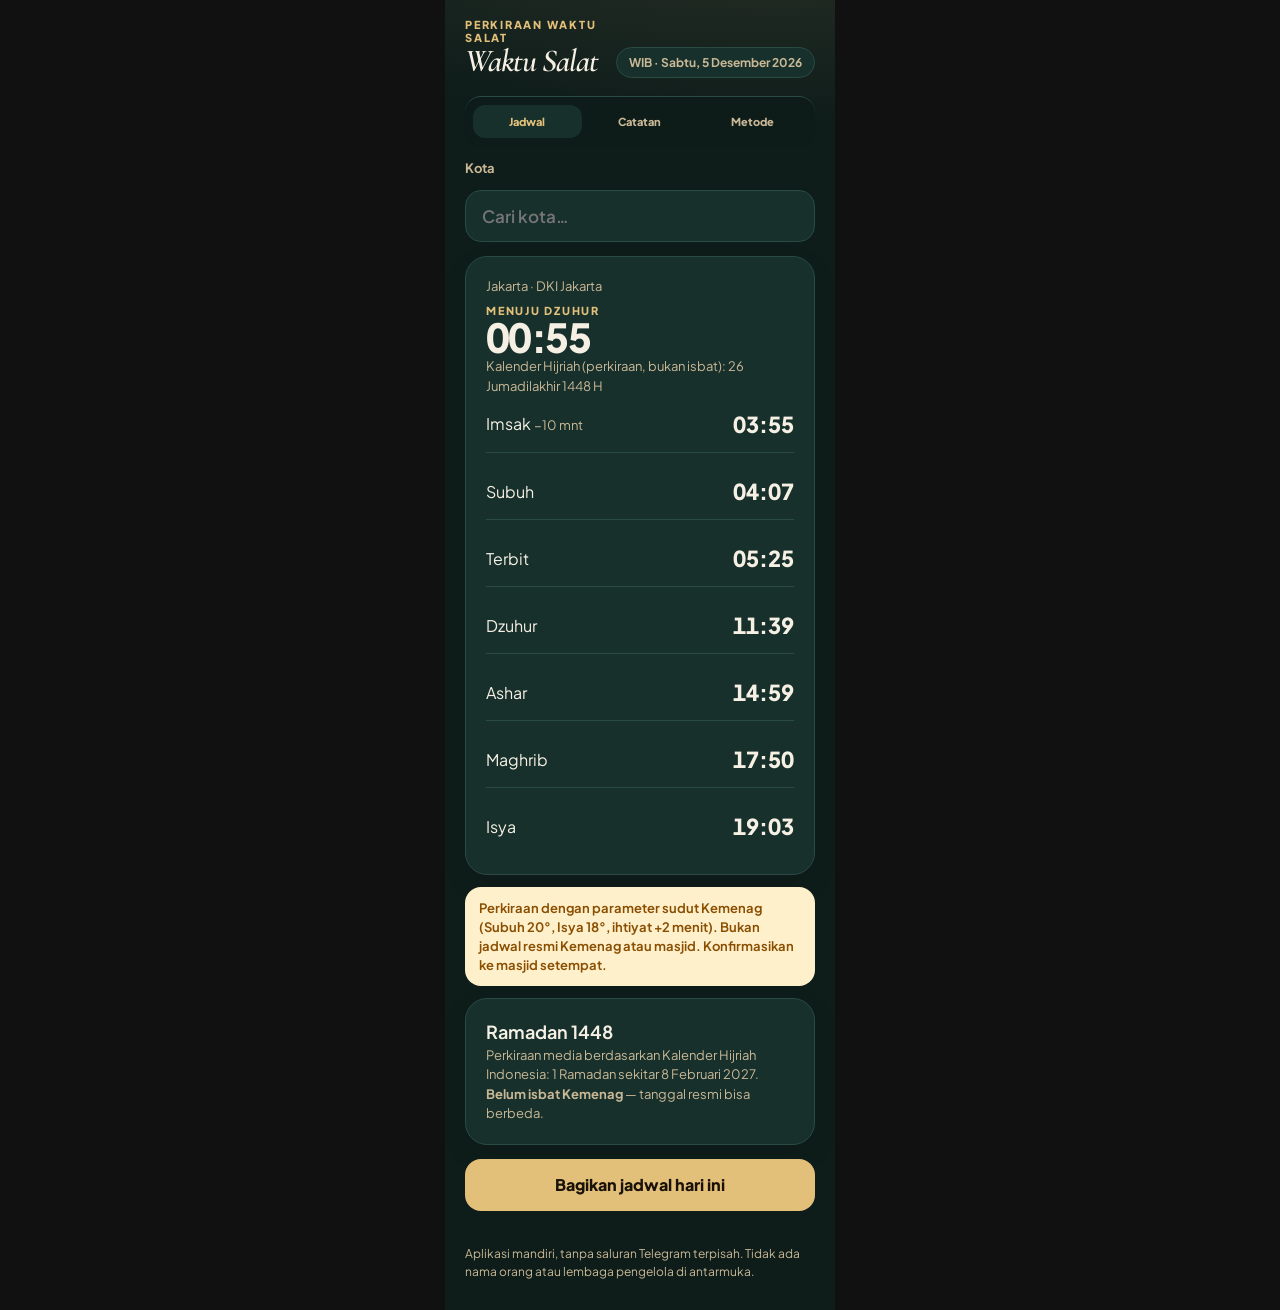
<file: app/index.html>
<!DOCTYPE html>
<html lang="id">
<head>
  <meta charset="UTF-8" />
  <meta name="viewport" content="width=device-width, initial-scale=1, viewport-fit=cover" />
  <title>Waktu Salat</title>
  <link rel="icon" href="favicon.png" type="image/png" />
  <meta name="description" content="Perkiraan jadwal salat per kota di Indonesia." />
  <meta name="author" content="Waktu Salat" />
  <link rel="preconnect" href="https://fonts.googleapis.com" />
  <link rel="preconnect" href="https://fonts.gstatic.com" crossorigin />
  <link href="https://fonts.googleapis.com/css2?family=Cormorant+Garamond:ital,wght@0,600;1,600&family=Plus+Jakarta+Sans:wght@500;600;700;800&display=swap" rel="stylesheet" />
  <link rel="stylesheet" href="css/app.css" />
</head>
<body>
  <div class="app">
    <div id="screen" class="screen"></div>
    <div id="toast" class="toast hidden" role="status"></div>
  </div>
  <script src="https://telegram.org/js/telegram-web-app.js"></script>
  <script src="js/boot.js"></script>
  <script src="js/ads.js"></script>
  <script src="js/pray.js"></script>
  <script src="js/app.js"></script>
</body>
</html>
</file>
<file: app/css/app.css>
:root {
  --font-display: "Cormorant Garamond", Georgia, serif;
  --font-ui: "Plus Jakarta Sans", "Segoe UI", sans-serif;
  --bg: var(--tg-bg, #0E1C1A);
  --bg2: var(--tg-bg2, #17302C);
  --ink: var(--tg-text, #F6F0E4);
  --muted: var(--tg-hint, #C9B896);
  --card: #17302C;
  --line: #2A4A44;
  --accent: #E3C07A;
  --accent-ink: #1A1208;
  --wash: rgba(227,192,122,.14);
  --ok: #0B6B47; --ok-bg: #DDF5EA;
  --warn: #8A4E00; --warn-bg: #FFF0CC;
  --shadow: 0 10px 28px rgba(0,0,0,.08);
  --radius: 22px;
}
html.dark {
  --ok: #5FE0A8; --ok-bg: #12382B;
  --warn: #FFC83D; --warn-bg: #3A2C08;
  --shadow: 0 10px 28px rgba(0,0,0,.35);
}
h1, .wordmark { font-family: var(--font-display), Georgia, serif; }

* { box-sizing: border-box; margin: 0; padding: 0; }
html, body {
  background: #111;
  color: var(--ink);
  font-family: var(--font-ui), "Segoe UI", sans-serif;
  -webkit-font-smoothing: antialiased;
  min-height: 100%;
}
button, a, input, select, textarea { font-family: inherit; }
button { border: 0; background: none; cursor: pointer; color: inherit; }
img { max-width: 100%; }

.app {
  width: 390px;
  max-width: 100%;
  min-height: 100dvh;
  margin: 0 auto;
  background:
    radial-gradient(1200px 420px at 85% -8%, var(--wash, transparent) 0%, transparent 55%),
    var(--bg);
  position: relative;
  overflow: hidden;
}
.screen {
  min-height: 100dvh;
  overflow-y: auto;
  padding: 18px 20px calc(28px + env(safe-area-inset-bottom));
  -webkit-overflow-scrolling: touch;
}
.screen-fade { animation: rise .28s ease; }
@keyframes rise {
  from { opacity: 0; transform: translateY(10px); }
  to { opacity: 1; transform: none; }
}

.top {
  display: flex;
  align-items: flex-end;
  justify-content: space-between;
  gap: 12px;
  margin-bottom: 18px;
}
.eyebrow {
  font-size: 11px;
  letter-spacing: 0.16em;
  text-transform: uppercase;
  color: var(--accent);
  font-weight: 800;
}
h1, .wordmark {
  font-family: var(--font-display), Georgia, serif;
  font-weight: 600;
  font-style: italic;
  font-size: 32px;
  letter-spacing: -0.03em;
  line-height: 1.05;
  color: var(--ink);
}
.date-chip, .chip {
  font-size: 12px;
  font-weight: 700;
  color: var(--muted);
  background: var(--card);
  border: 1px solid var(--line);
  border-radius: 999px;
  padding: 7px 12px;
  white-space: nowrap;
}

.card {
  background: var(--card);
  border: 1px solid var(--line);
  border-radius: var(--radius, 22px);
  box-shadow: var(--shadow);
  padding: 20px;
}
.lead {
  font-size: 18px;
  line-height: 1.45;
  font-weight: 650;
}
.muted, .note, .source {
  color: var(--muted);
  font-size: 13px;
  line-height: 1.5;
}
.note, .source { margin-top: 10px; }
.warn-banner {
  background: var(--warn-bg);
  color: var(--warn);
  border-radius: 16px;
  padding: 12px 14px;
  font-size: 13px;
  font-weight: 650;
  line-height: 1.45;
  margin: 12px 0;
}
.ok-banner {
  background: var(--ok-bg);
  color: var(--ok);
  border-radius: 16px;
  padding: 12px 14px;
  font-size: 13px;
  font-weight: 650;
}

.btn {
  display: inline-flex;
  align-items: center;
  justify-content: center;
  gap: 8px;
  width: 100%;
  min-height: 52px;
  padding: 14px 18px;
  border-radius: 16px;
  font-weight: 800;
  font-size: 16px;
  background: var(--accent);
  color: var(--accent-ink, #fff);
}
.btn.secondary {
  background: var(--card);
  color: var(--ink);
  border: 1px solid var(--line);
}
.btn.ghost {
  background: transparent;
  color: var(--accent);
  min-height: 44px;
}
.btn:disabled { opacity: 0.45; cursor: not-allowed; }
.btn-row { display: grid; gap: 10px; margin-top: 14px; }
.btn-row.two { grid-template-columns: 1fr 1fr; }

input[type="text"], input[type="number"], input[type="search"], select, textarea {
  width: 100%;
  min-height: 52px;
  border: 1px solid var(--line);
  background: var(--card);
  color: var(--ink);
  border-radius: 16px;
  padding: 12px 16px;
  font-size: 17px;
  font-weight: 600;
}
textarea { min-height: 88px; resize: vertical; }
label.field { display: block; font-size: 13px; font-weight: 700; color: var(--muted); margin: 12px 0 6px; }

.list { display: grid; gap: 10px; }
.row {
  display: flex;
  align-items: center;
  justify-content: space-between;
  gap: 12px;
  padding: 14px 0;
  border-bottom: 1px solid var(--line);
}
.row:last-child { border-bottom: 0; }
.kpi {
  font-variant-numeric: tabular-nums;
  font-weight: 800;
  font-size: 22px;
}
.clock {
  font-variant-numeric: tabular-nums;
  font-size: 40px;
  font-weight: 800;
  letter-spacing: -0.04em;
  line-height: 1;
}

.choices { display: grid; gap: 10px; margin-top: 16px; }
.choice {
  text-align: left;
  padding: 16px 16px;
  border-radius: 16px;
  border: 1px solid var(--line);
  background: var(--card);
  font-size: 16px;
  font-weight: 700;
  line-height: 1.35;
}
.choice.correct { background: var(--ok-bg); color: var(--ok); border-color: transparent; }
.choice.wrong { background: #FDECEC; color: #9B1C1C; border-color: transparent; }
html.dark .choice.wrong { background: #3A1515; color: #FFB4B4; }

.pips { display: flex; gap: 8px; flex-wrap: wrap; margin: 12px 0; }
.pip { width: 28px; height: 28px; border-radius: 8px; background: var(--line); }
.pip.on { background: var(--accent); }
.pip.ok { background: var(--ok); }
.pip.mid { background: #E0A100; }
.pip.off { background: var(--line); }

.grid-words {
  display: grid;
  grid-template-columns: 1fr 1fr;
  gap: 8px;
}
.word {
  min-height: 56px;
  border-radius: 14px;
  border: 1px solid var(--line);
  background: var(--card);
  font-weight: 800;
  font-size: 15px;
  padding: 8px;
}
.word.sel { outline: 3px solid var(--accent); }
.word.found { color: #fff; border-color: transparent; }

.toast {
  position: fixed;
  left: 50%;
  bottom: 28px;
  transform: translateX(-50%);
  background: var(--ink);
  color: var(--bg);
  padding: 12px 16px;
  border-radius: 999px;
  font-weight: 700;
  font-size: 13px;
  z-index: 40;
  max-width: 86vw;
  text-align: center;
}
.toast.hidden { display: none; }

.footer-links {
  margin-top: 22px;
  font-size: 12px;
  color: var(--muted);
  line-height: 1.55;
}
.footer-links a { color: var(--accent); font-weight: 700; }

/* Ad / affiliate / Stars slots: hidden until configured */
[data-ad-slot][hidden],
[data-ad-slot].is-empty,
[data-affiliate][hidden],
[data-stars][hidden] { display: none !important; }

[data-ad-slot="banner"]:not([hidden]):not(.is-empty) {
  min-height: 72px;
  margin: 14px 0;
  border-radius: 16px;
  overflow: hidden;
  background: var(--bg2, var(--line));
}
.affiliate-row {
  display: grid;
  gap: 8px;
  margin-top: 12px;
}
.affiliate-row a {
  display: block;
  text-align: center;
  padding: 12px;
  border-radius: 14px;
  border: 1px dashed var(--line);
  color: var(--ink);
  text-decoration: none;
  font-weight: 800;
  font-size: 14px;
}
.stars-btn {
  margin-top: 8px;
  font-size: 13px;
  font-weight: 700;
  color: var(--muted);
  text-decoration: underline;
}

.tabbar {
  position: sticky;
  bottom: 0;
  display: grid;
  grid-template-columns: repeat(3, 1fr);
  gap: 4px;
  padding: 8px 8px calc(8px + env(safe-area-inset-bottom));
  background: color-mix(in srgb, var(--bg) 88%, transparent);
  backdrop-filter: blur(12px);
  border-top: 1px solid var(--line);
}
.tabbar button {
  padding: 10px 6px;
  border-radius: 12px;
  font-size: 11px;
  font-weight: 800;
  color: var(--muted);
}
.tabbar button.on { color: var(--accent); background: var(--card); }

.search { margin: 8px 0 14px; }
</file>
